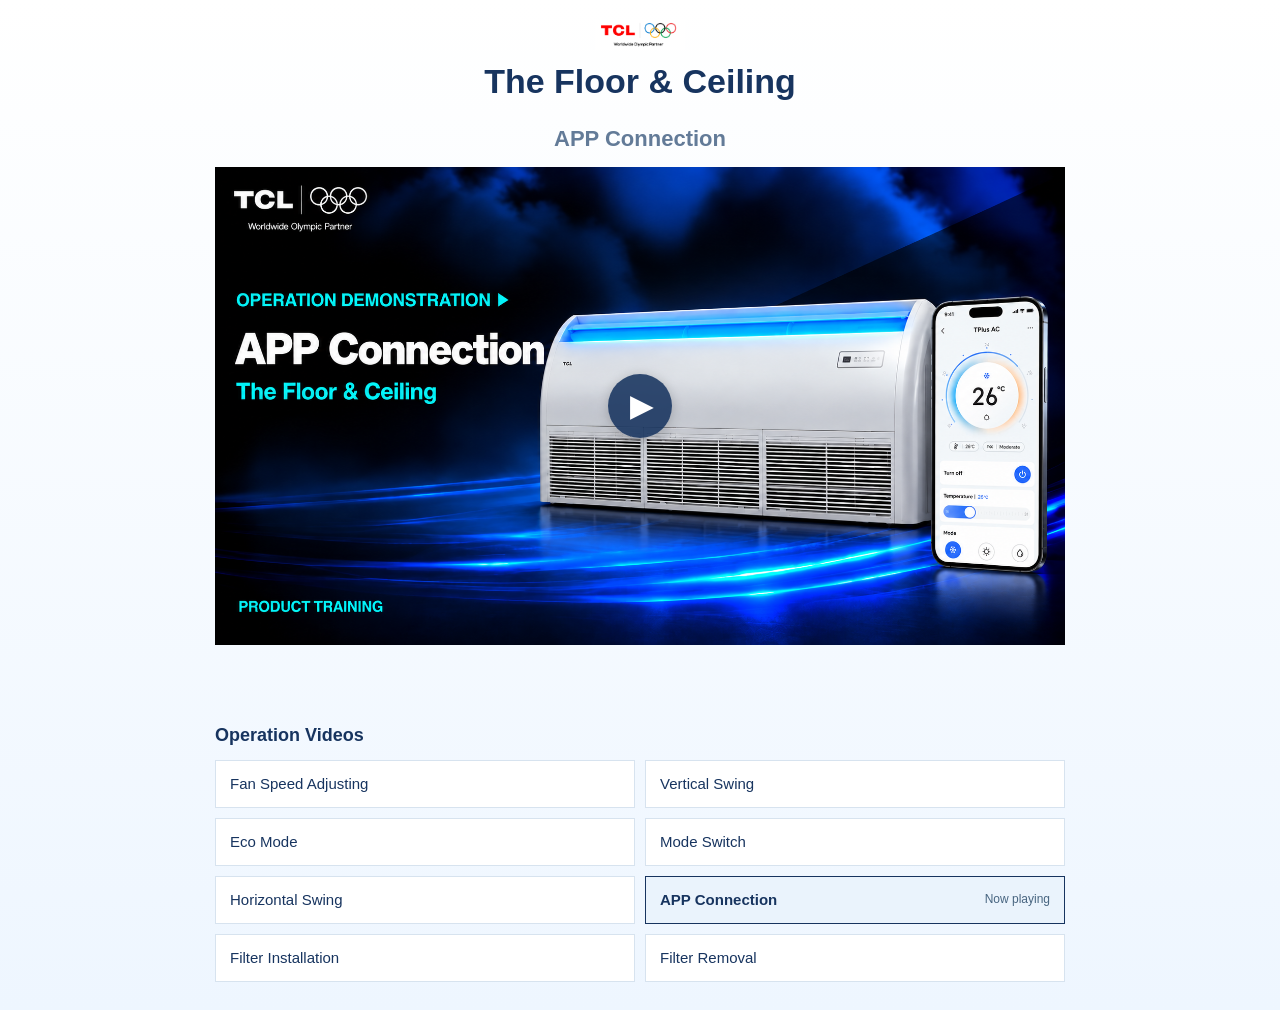
<file: app-connect/index.html>
<!DOCTYPE html>
<html lang="en">
<head>
<meta charset="UTF-8">
<meta name="viewport" content="width=device-width, initial-scale=1.0">

<title>The Floor &amp; Ceiling | APP Connection</title>

<style>
:root {
    --navy: #17345f;
    --blue-gray: #637b98;
}

* {
    margin: 0;
    padding: 0;
    box-sizing: border-box;
}

body {
    min-height: 100vh;
    display: flex;
    justify-content: center;
    align-items: center;
    background: linear-gradient(180deg, #ffffff 0%, #eef6ff 100%);
    font-family: Arial, Helvetica, sans-serif;
}

.container {
    width: 100%;
    max-width: 900px;
    text-align: center;
    padding: 20px;
}

.logo {
    width: 90px;
    margin-bottom: 8px;
}

h1 {
    color: var(--navy);
    font-size: 34px;
    font-weight: 700;
    margin-bottom: 25px;
}

.video-title {
    color: var(--blue-gray);
    font-size: 22px;
    font-weight: 600;
    margin-bottom: 15px;
}

.video-box {
    width: 90vw;
    max-width: 850px;
    aspect-ratio: 16 / 9;
    margin: 0 auto;
    position: relative;
    overflow: hidden;
    background: #081423;
}

video {
    width: 100%;
    height: 100%;
    object-fit: contain;
    display: block;
}

.preview-button {
    position: absolute;
    inset: 0;
    z-index: 3;
    width: 100%;
    height: 100%;
    display: flex;
    align-items: center;
    justify-content: center;
    padding: 0;
    border: 0;
    background: #081423;
    cursor: pointer;
}

.preview-button img {
    position: absolute;
    inset: 0;
    width: 100%;
    height: 100%;
    object-fit: contain;
}

.play-icon {
    position: relative;
    z-index: 1;
    width: 64px;
    height: 64px;
    display: flex;
    align-items: center;
    justify-content: center;
    padding-left: 4px;
    border-radius: 50%;
    background: rgba(23, 52, 95, 0.88);
    color: #fff;
    font-size: 31px;
    box-shadow: 0 2px 12px rgba(0, 0, 0, .2);
}

.preview-button[hidden],
.video-message[hidden] {
    display: none;
}

.video-message {
    position: absolute;
    inset: 0;
    z-index: 4;
    display: flex;
    flex-direction: column;
    align-items: center;
    justify-content: center;
    gap: 10px;
    padding: 18px;
    background: rgba(8, 20, 35, .9);
    color: #fff;
    font-size: 15px;
    text-align: center;
}

.video-message a {
    color: #afd8ff;
}

@media (max-width: 600px) {
    .container {
        padding: 15px;
    }

    .logo {
        width: 75px;
    }

    h1 {
        font-size: 26px;
        margin-bottom: 20px;
    }

    .video-title {
        font-size: 18px;
        margin-bottom: 12px;
    }

    .play-icon {
        width: 56px;
        height: 56px;
        font-size: 28px;
    }
}
</style>
<link rel="stylesheet" href="../assets/training-player.css">
</head>

<body>
<div class="container">

    <img
        class="logo"
        src="../brand-logo.png"
        alt="TCL Logo"
    >

    <h1>The Floor &amp; Ceiling</h1>

    <div class="video-title">APP Connection</div>

    <div class="video-box">

        <video
            id="trainingVideo"
            controls
            preload="auto"
            playsinline
            webkit-playsinline
        >
            <source src="app-connect.mp4" type="video/mp4">
            Your browser does not support HTML video.
        </video>

        <button
            class="preview-button"
            id="previewButton"
            type="button"
            aria-label="Play APP Connection video"
        >
            <img
                src="preview-app-connect.jpg"
                alt="APP Connection video preview"
            >
            <span class="play-icon" aria-hidden="true">&#9654;</span>
        </button>

    </div>

    <div class="player-status-slot">
        <div class="player-status" id="videoMessage" hidden>
            <span id="messageText" role="status" aria-live="polite" aria-atomic="true"></span>
            <button id="retryButton" type="button" hidden>Reload video</button>
            <a id="directVideoLink" href="app-connect.mp4" target="_blank" rel="noopener" hidden>Open MP4 directly</a>
        </div>
    </div>

    <nav class="video-directory" aria-label="Product video directory">
        <h2>Operation Videos</h2>
        <ul>
            <li><a href="../fan-speed/"><span>Fan Speed Adjusting</span></a></li>
            <li><a href="../vertical-swing/"><span>Vertical Swing</span></a></li>
            <li><a href="../eco-mode/"><span>Eco Mode</span></a></li>
            <li><a href="../mode-switch/"><span>Mode Switch</span></a></li>
            <li><a href="../horizontal-swing/"><span>Horizontal Swing</span></a></li>
            <li><a href="../app-connect/" aria-current="page"><span>APP Connection</span><span class="current-video-label">Now playing</span></a></li>
            <li><a href="../filter-installation/"><span>Filter Installation</span></a></li>
            <li><a href="../filter-removal/"><span>Filter Removal</span></a></li>
        </ul>
    </nav>

</div>



<script src="../assets/training-player.js" defer></script>
</body>
</html>
</file>
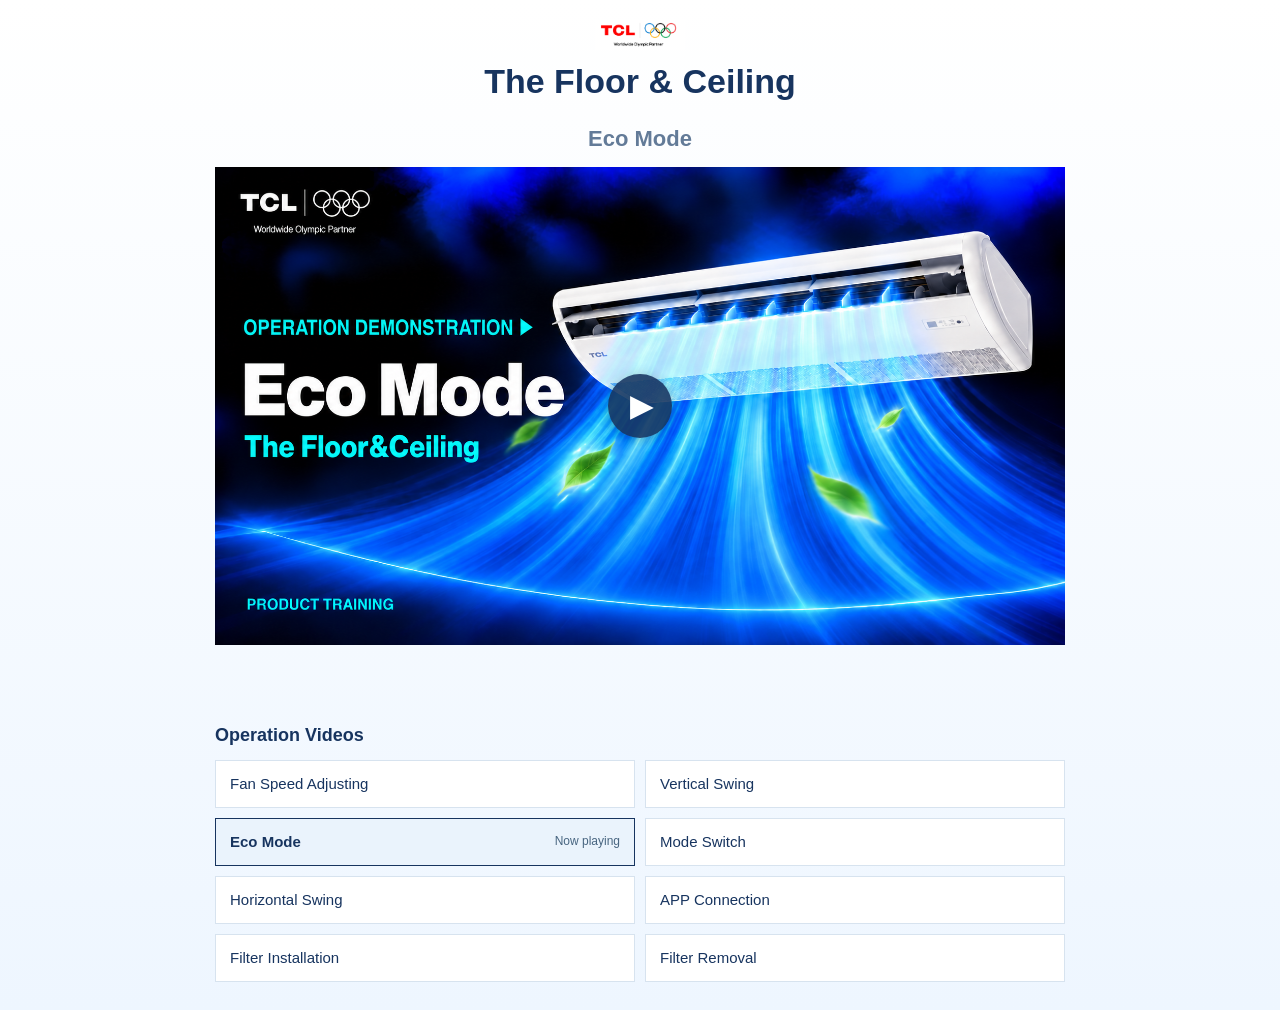
<file: eco-mode/index.html>
<!DOCTYPE html>
<html lang="en">
<head>
<meta charset="UTF-8">
<meta name="viewport" content="width=device-width, initial-scale=1.0">

<title>The Floor &amp; Ceiling | Eco Mode</title>

<style>
:root {
    --navy: #17345f;
    --blue-gray: #637b98;
}

* {
    margin: 0;
    padding: 0;
    box-sizing: border-box;
}

body {
    min-height: 100vh;
    display: flex;
    justify-content: center;
    align-items: center;
    background: linear-gradient(180deg, #ffffff 0%, #eef6ff 100%);
    font-family: Arial, Helvetica, sans-serif;
}

.container {
    width: 100%;
    max-width: 900px;
    text-align: center;
    padding: 20px;
}

.logo {
    width: 90px;
    margin-bottom: 8px;
}

h1 {
    color: var(--navy);
    font-size: 34px;
    font-weight: 700;
    margin-bottom: 25px;
}

.video-title {
    color: var(--blue-gray);
    font-size: 22px;
    font-weight: 600;
    margin-bottom: 15px;
}

.video-box {
    width: 90vw;
    max-width: 850px;
    aspect-ratio: 16 / 9;
    margin: 0 auto;
    position: relative;
    overflow: hidden;
    background: #081423;
}

video {
    width: 100%;
    height: 100%;
    object-fit: contain;
    display: block;
}

.preview-button {
    position: absolute;
    inset: 0;
    z-index: 3;
    width: 100%;
    height: 100%;
    display: flex;
    align-items: center;
    justify-content: center;
    padding: 0;
    border: 0;
    background: #081423;
    cursor: pointer;
}

.preview-button img {
    position: absolute;
    inset: 0;
    width: 100%;
    height: 100%;
    object-fit: contain;
}

.play-icon {
    position: relative;
    z-index: 1;
    width: 64px;
    height: 64px;
    display: flex;
    align-items: center;
    justify-content: center;
    padding-left: 4px;
    border-radius: 50%;
    background: rgba(23, 52, 95, 0.88);
    color: #fff;
    font-size: 31px;
    box-shadow: 0 2px 12px rgba(0, 0, 0, .2);
}

.preview-button[hidden],
.video-message[hidden] {
    display: none;
}

.video-message {
    position: absolute;
    inset: 0;
    z-index: 4;
    display: flex;
    flex-direction: column;
    align-items: center;
    justify-content: center;
    gap: 10px;
    padding: 18px;
    background: rgba(8, 20, 35, .9);
    color: #fff;
    font-size: 15px;
    text-align: center;
}

.video-message a {
    color: #afd8ff;
}

@media (max-width: 600px) {
    .container {
        padding: 15px;
    }

    .logo {
        width: 75px;
    }

    h1 {
        font-size: 26px;
        margin-bottom: 20px;
    }

    .video-title {
        font-size: 18px;
        margin-bottom: 12px;
    }

    .play-icon {
        width: 56px;
        height: 56px;
        font-size: 28px;
    }
}
</style>
<link rel="stylesheet" href="../assets/training-player.css">
</head>

<body>
<div class="container">

    <img
        class="logo"
        src="../brand-logo.png"
        alt="TCL Logo"
    >

    <h1>The Floor &amp; Ceiling</h1>

    <div class="video-title">Eco Mode</div>

    <div class="video-box">

        <video
            id="trainingVideo"
            controls
            preload="auto"
            playsinline
            webkit-playsinline
        >
            <source src="ecomode.mp4" type="video/mp4">
            Your browser does not support HTML video.
        </video>

        <button
            class="preview-button"
            id="previewButton"
            type="button"
            aria-label="Play Eco Mode video"
        >
            <img
                src="preview-eco-mode.jpg"
                alt="Eco Mode video preview"
            >
            <span class="play-icon" aria-hidden="true">&#9654;</span>
        </button>

    </div>

    <div class="player-status-slot">
        <div class="player-status" id="videoMessage" hidden>
            <span id="messageText" role="status" aria-live="polite" aria-atomic="true"></span>
            <button id="retryButton" type="button" hidden>Reload video</button>
            <a id="directVideoLink" href="ecomode.mp4" target="_blank" rel="noopener" hidden>Open MP4 directly</a>
        </div>
    </div>

    <nav class="video-directory" aria-label="Product video directory">
        <h2>Operation Videos</h2>
        <ul>
            <li><a href="../fan-speed/"><span>Fan Speed Adjusting</span></a></li>
            <li><a href="../vertical-swing/"><span>Vertical Swing</span></a></li>
            <li><a href="../eco-mode/" aria-current="page"><span>Eco Mode</span><span class="current-video-label">Now playing</span></a></li>
            <li><a href="../mode-switch/"><span>Mode Switch</span></a></li>
            <li><a href="../horizontal-swing/"><span>Horizontal Swing</span></a></li>
            <li><a href="../app-connect/"><span>APP Connection</span></a></li>
            <li><a href="../filter-installation/"><span>Filter Installation</span></a></li>
            <li><a href="../filter-removal/"><span>Filter Removal</span></a></li>
        </ul>
    </nav>

</div>



<script src="../assets/training-player.js" defer></script>
</body>
</html>
</file>
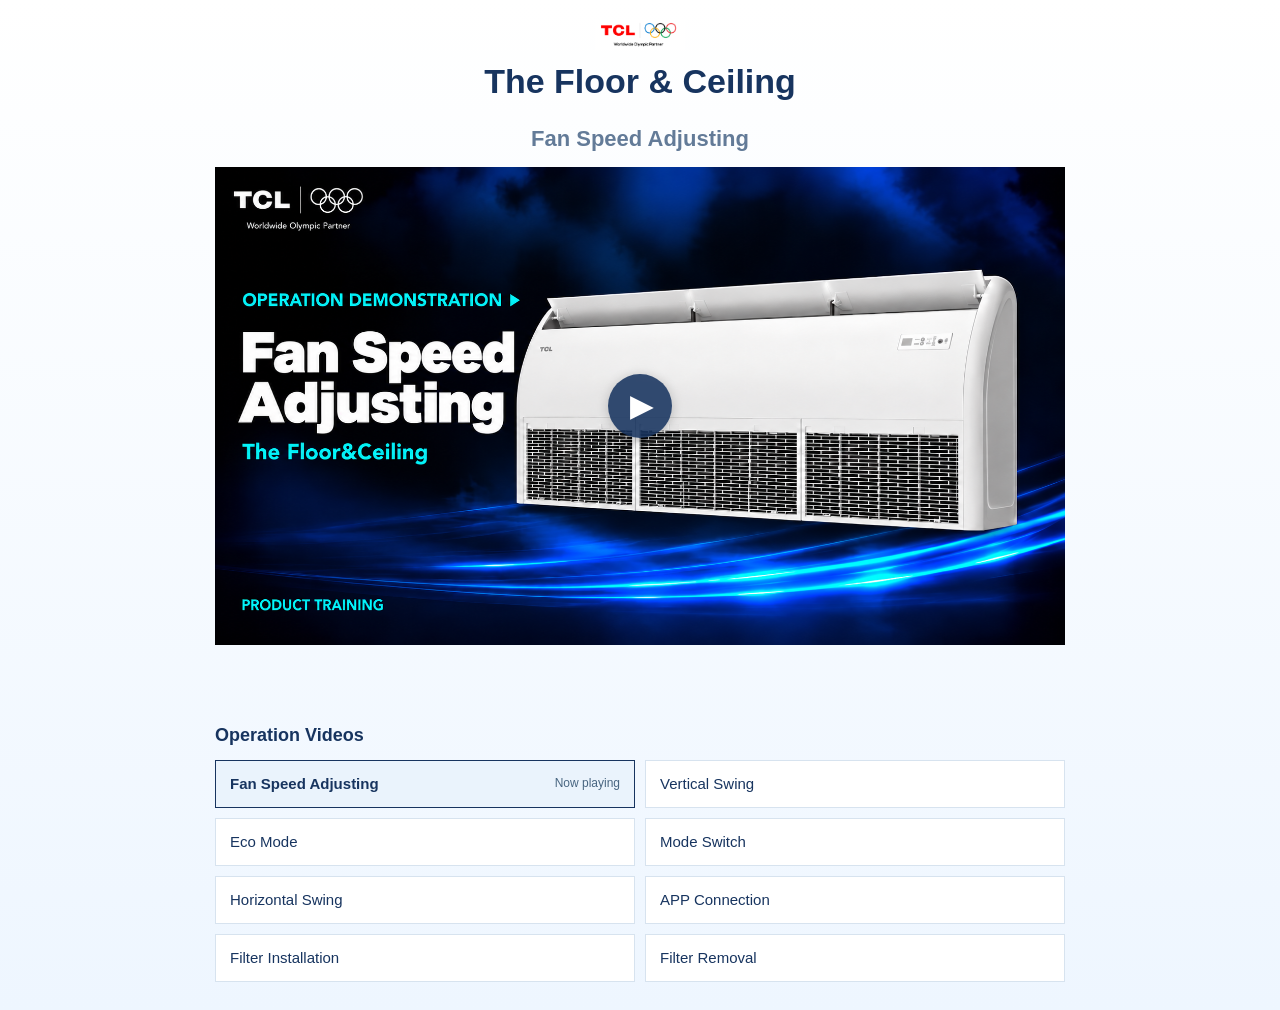
<file: fan-speed/index.html>
<!DOCTYPE html>
<html lang="en">
<head>
<meta charset="UTF-8">
<meta name="viewport" content="width=device-width, initial-scale=1.0">

<title>The Floor &amp; Ceiling | Fan Speed Adjusting</title>

<style>
:root {
    --navy: #17345f;
    --blue-gray: #637b98;
}

* {
    margin: 0;
    padding: 0;
    box-sizing: border-box;
}

body {
    min-height: 100vh;
    display: flex;
    justify-content: center;
    align-items: center;
    background: linear-gradient(180deg, #ffffff 0%, #eef6ff 100%);
    font-family: Arial, Helvetica, sans-serif;
}

.container {
    width: 100%;
    max-width: 900px;
    text-align: center;
    padding: 20px;
}

.logo {
    width: 90px;
    margin-bottom: 8px;
}

h1 {
    color: var(--navy);
    font-size: 34px;
    font-weight: 700;
    margin-bottom: 25px;
}

.video-title {
    color: var(--blue-gray);
    font-size: 22px;
    font-weight: 600;
    margin-bottom: 15px;
}

.video-box {
    width: 90vw;
    max-width: 850px;
    aspect-ratio: 16 / 9;
    margin: 0 auto;
    position: relative;
    overflow: hidden;
    background: #081423;
}

video {
    width: 100%;
    height: 100%;
    object-fit: contain;
    display: block;
}

.preview-button {
    position: absolute;
    inset: 0;
    z-index: 3;
    width: 100%;
    height: 100%;
    display: flex;
    align-items: center;
    justify-content: center;
    padding: 0;
    border: 0;
    background: #081423;
    cursor: pointer;
}

.preview-button img {
    position: absolute;
    inset: 0;
    width: 100%;
    height: 100%;
    object-fit: contain;
}

.play-icon {
    position: relative;
    z-index: 1;
    width: 64px;
    height: 64px;
    display: flex;
    align-items: center;
    justify-content: center;
    padding-left: 4px;
    border-radius: 50%;
    background: rgba(23, 52, 95, 0.88);
    color: #fff;
    font-size: 31px;
    box-shadow: 0 2px 12px rgba(0, 0, 0, .2);
}

.preview-button[hidden],
.video-message[hidden] {
    display: none;
}

.video-message {
    position: absolute;
    inset: 0;
    z-index: 4;
    display: flex;
    flex-direction: column;
    align-items: center;
    justify-content: center;
    gap: 10px;
    padding: 18px;
    background: rgba(8, 20, 35, .9);
    color: #fff;
    font-size: 15px;
    text-align: center;
}

.video-message a {
    color: #afd8ff;
}

@media (max-width: 600px) {
    .container {
        padding: 15px;
    }

    .logo {
        width: 75px;
    }

    h1 {
        font-size: 26px;
        margin-bottom: 20px;
    }

    .video-title {
        font-size: 18px;
        margin-bottom: 12px;
    }

    .play-icon {
        width: 56px;
        height: 56px;
        font-size: 28px;
    }
}
</style>
<link rel="stylesheet" href="../assets/training-player.css">
</head>

<body>
<div class="container">

    <img
        class="logo"
        src="../brand-logo.png"
        alt="TCL Logo"
    >

    <h1>The Floor &amp; Ceiling</h1>

    <div class="video-title">Fan Speed Adjusting</div>

    <div class="video-box">

        <video
            id="trainingVideo"
            controls
            preload="auto"
            playsinline
            webkit-playsinline
        >
            <source src="fanspeed.mp4" type="video/mp4">
            Your browser does not support HTML video.
        </video>

        <button
            class="preview-button"
            id="previewButton"
            type="button"
            aria-label="Play Fan Speed Adjusting video"
        >
            <img
                src="preview-fan-speed.jpg"
                alt="Fan Speed Adjusting video preview"
            >
            <span class="play-icon" aria-hidden="true">&#9654;</span>
        </button>

    </div>

    <div class="player-status-slot">
        <div class="player-status" id="videoMessage" hidden>
            <span id="messageText" role="status" aria-live="polite" aria-atomic="true"></span>
            <button id="retryButton" type="button" hidden>Reload video</button>
            <a id="directVideoLink" href="fanspeed.mp4" target="_blank" rel="noopener" hidden>Open MP4 directly</a>
        </div>
    </div>

    <nav class="video-directory" aria-label="Product video directory">
        <h2>Operation Videos</h2>
        <ul>
            <li><a href="../fan-speed/" aria-current="page"><span>Fan Speed Adjusting</span><span class="current-video-label">Now playing</span></a></li>
            <li><a href="../vertical-swing/"><span>Vertical Swing</span></a></li>
            <li><a href="../eco-mode/"><span>Eco Mode</span></a></li>
            <li><a href="../mode-switch/"><span>Mode Switch</span></a></li>
            <li><a href="../horizontal-swing/"><span>Horizontal Swing</span></a></li>
            <li><a href="../app-connect/"><span>APP Connection</span></a></li>
            <li><a href="../filter-installation/"><span>Filter Installation</span></a></li>
            <li><a href="../filter-removal/"><span>Filter Removal</span></a></li>
        </ul>
    </nav>

</div>



<script src="../assets/training-player.js" defer></script>
</body>
</html>
</file>
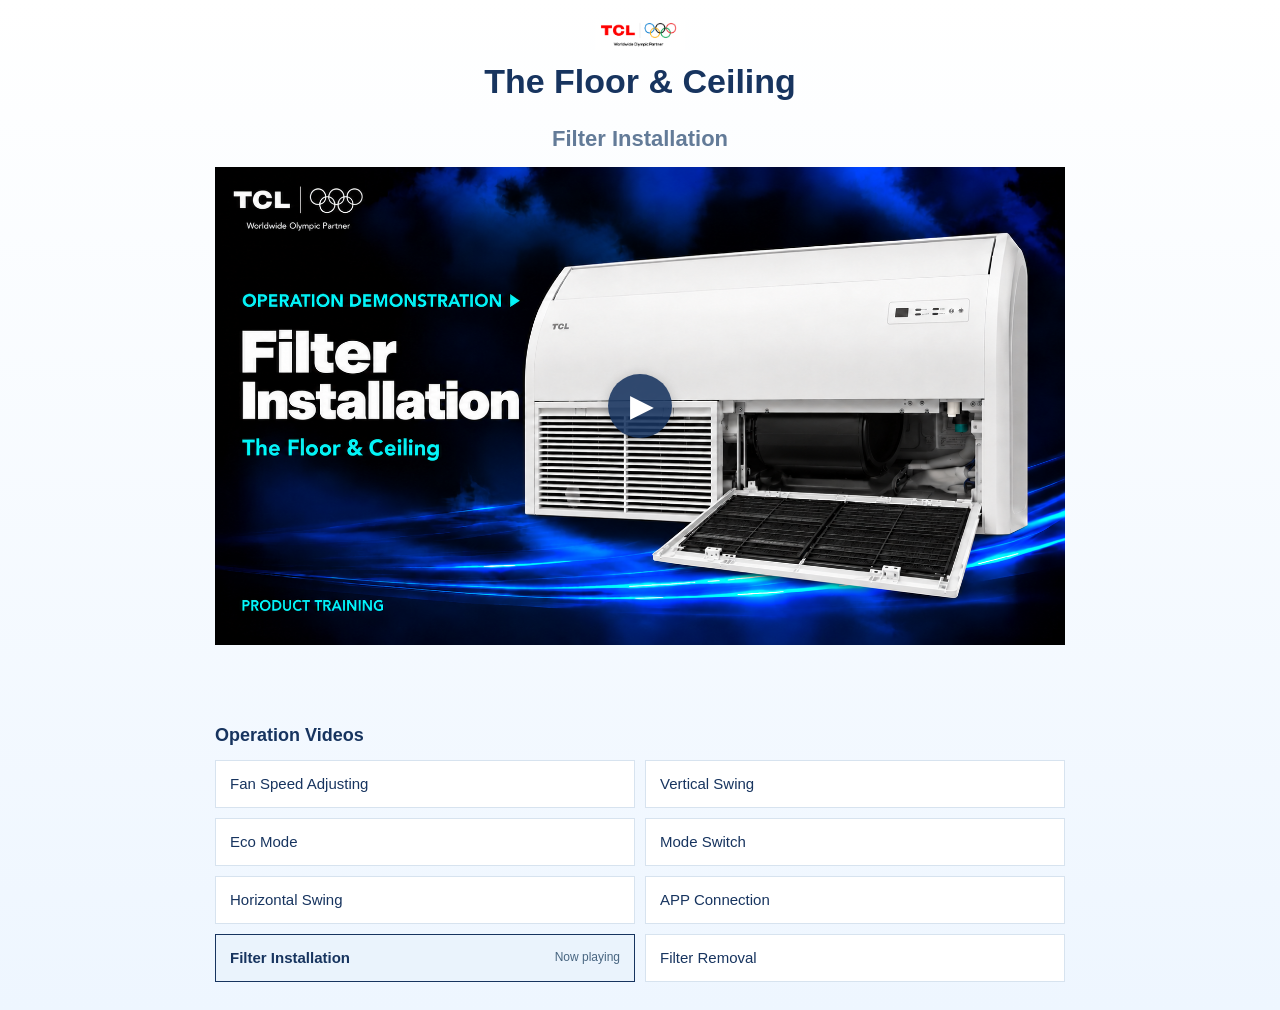
<file: filter-installation/index.html>
<!DOCTYPE html>
<html lang="en">
<head>
<meta charset="UTF-8">
<meta name="viewport" content="width=device-width, initial-scale=1.0">

<title>The Floor &amp; Ceiling | Filter Installation</title>

<style>
:root {
    --navy: #17345f;
    --blue-gray: #637b98;
}

* {
    margin: 0;
    padding: 0;
    box-sizing: border-box;
}

body {
    min-height: 100vh;
    display: flex;
    justify-content: center;
    align-items: center;
    background: linear-gradient(180deg, #ffffff 0%, #eef6ff 100%);
    font-family: Arial, Helvetica, sans-serif;
}

.container {
    width: 100%;
    max-width: 900px;
    text-align: center;
    padding: 20px;
}

.logo {
    width: 90px;
    margin-bottom: 8px;
}

h1 {
    color: var(--navy);
    font-size: 34px;
    font-weight: 700;
    margin-bottom: 25px;
}

.video-title {
    color: var(--blue-gray);
    font-size: 22px;
    font-weight: 600;
    margin-bottom: 15px;
}

.video-box {
    width: 90vw;
    max-width: 850px;
    aspect-ratio: 16 / 9;
    margin: 0 auto;
    position: relative;
    overflow: hidden;
    background: #081423;
}

video {
    width: 100%;
    height: 100%;
    object-fit: contain;
    display: block;
}

.preview-button {
    position: absolute;
    inset: 0;
    z-index: 3;
    width: 100%;
    height: 100%;
    display: flex;
    align-items: center;
    justify-content: center;
    padding: 0;
    border: 0;
    background: #081423;
    cursor: pointer;
}

.preview-button img {
    position: absolute;
    inset: 0;
    width: 100%;
    height: 100%;
    object-fit: contain;
}

.play-icon {
    position: relative;
    z-index: 1;
    width: 64px;
    height: 64px;
    display: flex;
    align-items: center;
    justify-content: center;
    padding-left: 4px;
    border-radius: 50%;
    background: rgba(23, 52, 95, 0.88);
    color: #fff;
    font-size: 31px;
    box-shadow: 0 2px 12px rgba(0, 0, 0, .2);
}

.preview-button[hidden],
.video-message[hidden] {
    display: none;
}

.video-message {
    position: absolute;
    inset: 0;
    z-index: 4;
    display: flex;
    flex-direction: column;
    align-items: center;
    justify-content: center;
    gap: 10px;
    padding: 18px;
    background: rgba(8, 20, 35, .9);
    color: #fff;
    font-size: 15px;
    text-align: center;
}

.video-message a {
    color: #afd8ff;
}

@media (max-width: 600px) {
    .container {
        padding: 15px;
    }

    .logo {
        width: 75px;
    }

    h1 {
        font-size: 26px;
        margin-bottom: 20px;
    }

    .video-title {
        font-size: 18px;
        margin-bottom: 12px;
    }

    .play-icon {
        width: 56px;
        height: 56px;
        font-size: 28px;
    }
}
</style>
<link rel="stylesheet" href="../assets/training-player.css">
</head>

<body>
<div class="container">

    <img
        class="logo"
        src="../brand-logo.png"
        alt="TCL Logo"
    >

    <h1>The Floor &amp; Ceiling</h1>

    <div class="video-title">Filter Installation</div>

    <div class="video-box">

        <video
            id="trainingVideo"
            controls
            preload="auto"
            playsinline
            webkit-playsinline
        >
            <source src="filter-installation.mp4" type="video/mp4">
            Your browser does not support HTML video.
        </video>

        <button
            class="preview-button"
            id="previewButton"
            type="button"
            aria-label="Play Filter Installation video"
        >
            <img
                src="preview-filter-installation.jpg"
                alt="Filter Installation video preview"
            >
            <span class="play-icon" aria-hidden="true">&#9654;</span>
        </button>

    </div>

    <div class="player-status-slot">
        <div class="player-status" id="videoMessage" hidden>
            <span id="messageText" role="status" aria-live="polite" aria-atomic="true"></span>
            <button id="retryButton" type="button" hidden>Reload video</button>
            <a id="directVideoLink" href="filter-installation.mp4" target="_blank" rel="noopener" hidden>Open MP4 directly</a>
        </div>
    </div>

    <nav class="video-directory" aria-label="Product video directory">
        <h2>Operation Videos</h2>
        <ul>
            <li><a href="../fan-speed/"><span>Fan Speed Adjusting</span></a></li>
            <li><a href="../vertical-swing/"><span>Vertical Swing</span></a></li>
            <li><a href="../eco-mode/"><span>Eco Mode</span></a></li>
            <li><a href="../mode-switch/"><span>Mode Switch</span></a></li>
            <li><a href="../horizontal-swing/"><span>Horizontal Swing</span></a></li>
            <li><a href="../app-connect/"><span>APP Connection</span></a></li>
            <li><a href="../filter-installation/" aria-current="page"><span>Filter Installation</span><span class="current-video-label">Now playing</span></a></li>
            <li><a href="../filter-removal/"><span>Filter Removal</span></a></li>
        </ul>
    </nav>

</div>



<script src="../assets/training-player.js" defer></script>
</body>
</html>
</file>
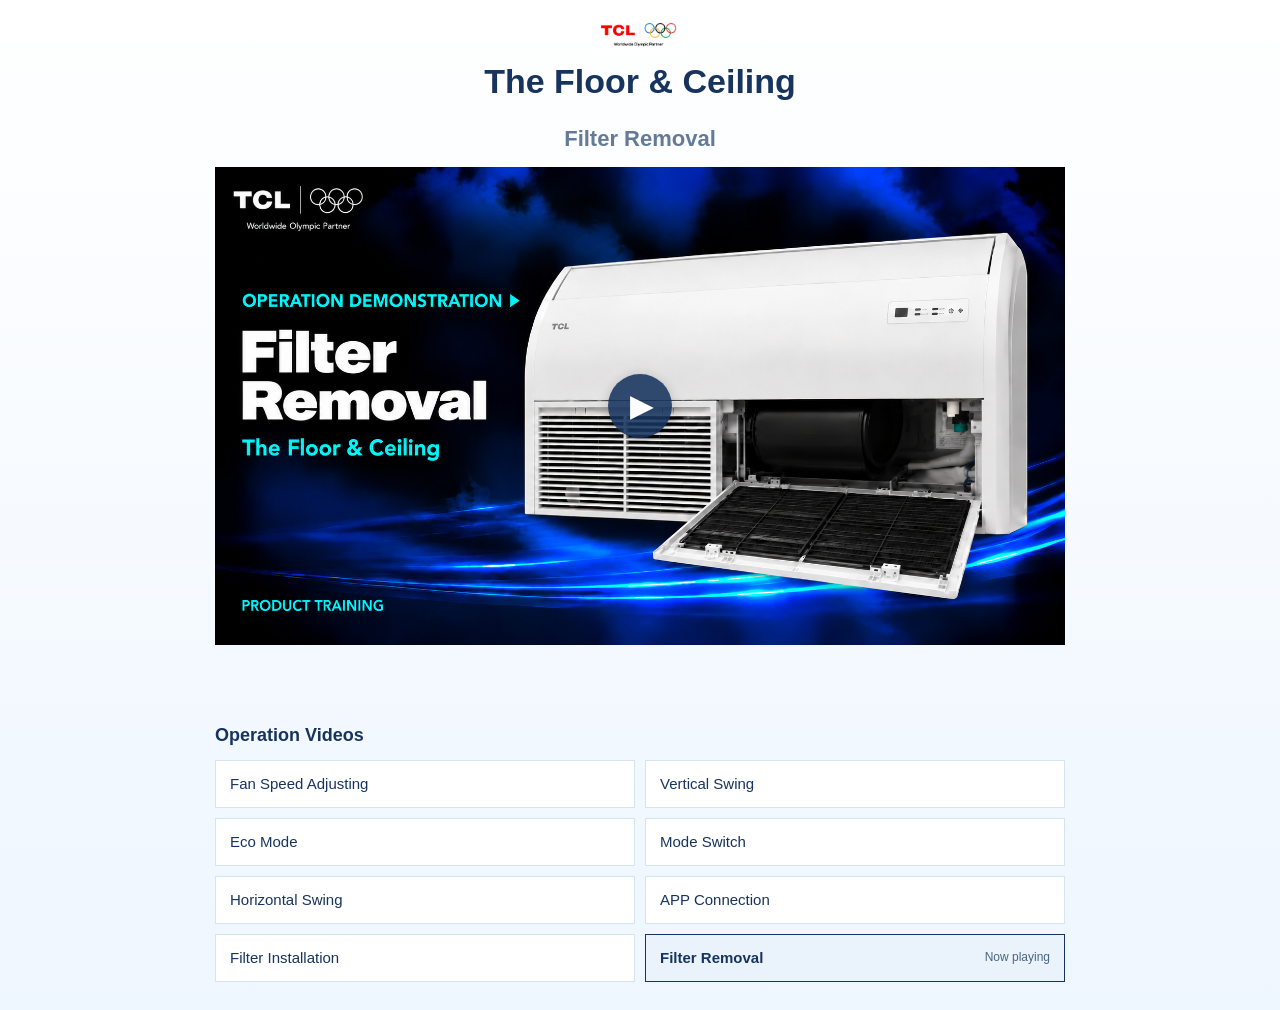
<file: filter-removal/index.html>
<!DOCTYPE html>
<html lang="en">
<head>
<meta charset="UTF-8">
<meta name="viewport" content="width=device-width, initial-scale=1.0">

<title>The Floor &amp; Ceiling | Filter Removal</title>

<style>
:root {
    --navy: #17345f;
    --blue-gray: #637b98;
}

* {
    margin: 0;
    padding: 0;
    box-sizing: border-box;
}

body {
    min-height: 100vh;
    display: flex;
    justify-content: center;
    align-items: center;
    background: linear-gradient(180deg, #ffffff 0%, #eef6ff 100%);
    font-family: Arial, Helvetica, sans-serif;
}

.container {
    width: 100%;
    max-width: 900px;
    text-align: center;
    padding: 20px;
}

.logo {
    width: 90px;
    margin-bottom: 8px;
}

h1 {
    color: var(--navy);
    font-size: 34px;
    font-weight: 700;
    margin-bottom: 25px;
}

.video-title {
    color: var(--blue-gray);
    font-size: 22px;
    font-weight: 600;
    margin-bottom: 15px;
}

.video-box {
    width: 90vw;
    max-width: 850px;
    aspect-ratio: 16 / 9;
    margin: 0 auto;
    position: relative;
    overflow: hidden;
    background: #081423;
}

video {
    width: 100%;
    height: 100%;
    object-fit: contain;
    display: block;
}

.preview-button {
    position: absolute;
    inset: 0;
    z-index: 3;
    width: 100%;
    height: 100%;
    display: flex;
    align-items: center;
    justify-content: center;
    padding: 0;
    border: 0;
    background: #081423;
    cursor: pointer;
}

.preview-button img {
    position: absolute;
    inset: 0;
    width: 100%;
    height: 100%;
    object-fit: contain;
}

.play-icon {
    position: relative;
    z-index: 1;
    width: 64px;
    height: 64px;
    display: flex;
    align-items: center;
    justify-content: center;
    padding-left: 4px;
    border-radius: 50%;
    background: rgba(23, 52, 95, 0.88);
    color: #fff;
    font-size: 31px;
    box-shadow: 0 2px 12px rgba(0, 0, 0, .2);
}

.preview-button[hidden],
.video-message[hidden] {
    display: none;
}

.video-message {
    position: absolute;
    inset: 0;
    z-index: 4;
    display: flex;
    flex-direction: column;
    align-items: center;
    justify-content: center;
    gap: 10px;
    padding: 18px;
    background: rgba(8, 20, 35, .9);
    color: #fff;
    font-size: 15px;
    text-align: center;
}

.video-message a {
    color: #afd8ff;
}

@media (max-width: 600px) {
    .container {
        padding: 15px;
    }

    .logo {
        width: 75px;
    }

    h1 {
        font-size: 26px;
        margin-bottom: 20px;
    }

    .video-title {
        font-size: 18px;
        margin-bottom: 12px;
    }

    .play-icon {
        width: 56px;
        height: 56px;
        font-size: 28px;
    }
}
</style>
<link rel="stylesheet" href="../assets/training-player.css">
</head>

<body>
<div class="container">

    <img
        class="logo"
        src="../brand-logo.png"
        alt="TCL Logo"
    >

    <h1>The Floor &amp; Ceiling</h1>

    <div class="video-title">Filter Removal</div>

    <div class="video-box">

        <video
            id="trainingVideo"
            controls
            preload="auto"
            playsinline
            webkit-playsinline
        >
            <source src="filter-removal.mp4" type="video/mp4">
            Your browser does not support HTML video.
        </video>

        <button
            class="preview-button"
            id="previewButton"
            type="button"
            aria-label="Play Filter Removal video"
        >
            <img
                src="preview-filter-removal.jpg"
                alt="Filter Removal video preview"
            >
            <span class="play-icon" aria-hidden="true">&#9654;</span>
        </button>

    </div>

    <div class="player-status-slot">
        <div class="player-status" id="videoMessage" hidden>
            <span id="messageText" role="status" aria-live="polite" aria-atomic="true"></span>
            <button id="retryButton" type="button" hidden>Reload video</button>
            <a id="directVideoLink" href="filter-removal.mp4" target="_blank" rel="noopener" hidden>Open MP4 directly</a>
        </div>
    </div>

    <nav class="video-directory" aria-label="Product video directory">
        <h2>Operation Videos</h2>
        <ul>
            <li><a href="../fan-speed/"><span>Fan Speed Adjusting</span></a></li>
            <li><a href="../vertical-swing/"><span>Vertical Swing</span></a></li>
            <li><a href="../eco-mode/"><span>Eco Mode</span></a></li>
            <li><a href="../mode-switch/"><span>Mode Switch</span></a></li>
            <li><a href="../horizontal-swing/"><span>Horizontal Swing</span></a></li>
            <li><a href="../app-connect/"><span>APP Connection</span></a></li>
            <li><a href="../filter-installation/"><span>Filter Installation</span></a></li>
            <li><a href="../filter-removal/" aria-current="page"><span>Filter Removal</span><span class="current-video-label">Now playing</span></a></li>
        </ul>
    </nav>

</div>



<script src="../assets/training-player.js" defer></script>
</body>
</html>
</file>
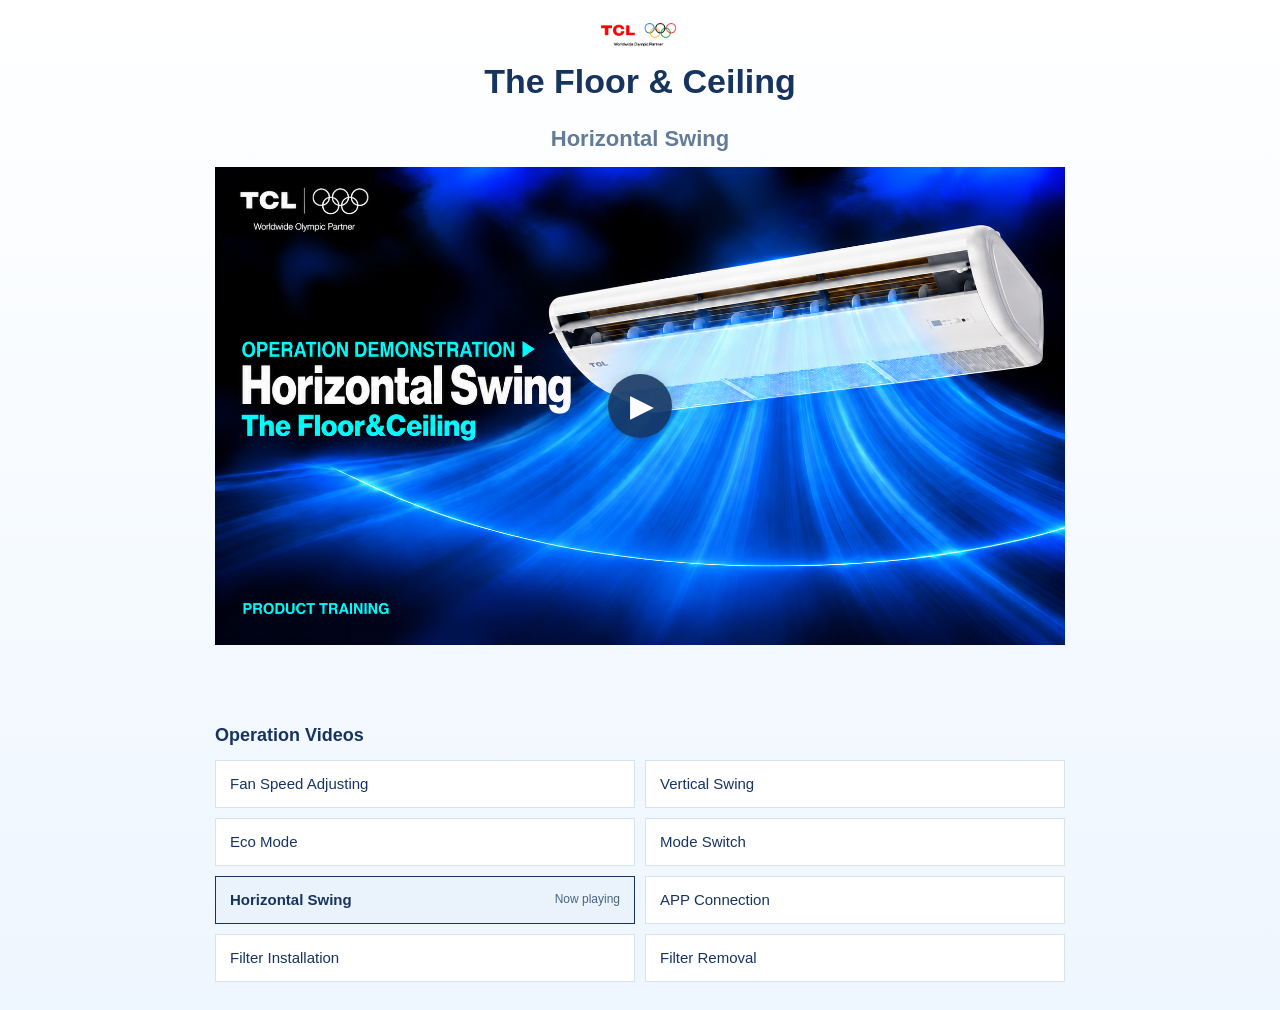
<file: horizontal-swing/index.html>
<!DOCTYPE html>
<html lang="en">
<head>
<meta charset="UTF-8">
<meta name="viewport" content="width=device-width, initial-scale=1.0">

<title>The Floor &amp; Ceiling | Horizontal Swing</title>

<style>
:root {
    --navy: #17345f;
    --blue-gray: #637b98;
}

* {
    margin: 0;
    padding: 0;
    box-sizing: border-box;
}

body {
    min-height: 100vh;
    display: flex;
    justify-content: center;
    align-items: center;
    background: linear-gradient(180deg, #ffffff 0%, #eef6ff 100%);
    font-family: Arial, Helvetica, sans-serif;
}

.container {
    width: 100%;
    max-width: 900px;
    text-align: center;
    padding: 20px;
}

.logo {
    width: 90px;
    margin-bottom: 8px;
}

h1 {
    color: var(--navy);
    font-size: 34px;
    font-weight: 700;
    margin-bottom: 25px;
}

.video-title {
    color: var(--blue-gray);
    font-size: 22px;
    font-weight: 600;
    margin-bottom: 15px;
}

.video-box {
    width: 90vw;
    max-width: 850px;
    aspect-ratio: 16 / 9;
    margin: 0 auto;
    position: relative;
    overflow: hidden;
    background: #081423;
}

video {
    width: 100%;
    height: 100%;
    object-fit: contain;
    display: block;
}

.preview-button {
    position: absolute;
    inset: 0;
    z-index: 3;
    width: 100%;
    height: 100%;
    display: flex;
    align-items: center;
    justify-content: center;
    padding: 0;
    border: 0;
    background: #081423;
    cursor: pointer;
}

.preview-button img {
    position: absolute;
    inset: 0;
    width: 100%;
    height: 100%;
    object-fit: contain;
}

.play-icon {
    position: relative;
    z-index: 1;
    width: 64px;
    height: 64px;
    display: flex;
    align-items: center;
    justify-content: center;
    padding-left: 4px;
    border-radius: 50%;
    background: rgba(23, 52, 95, 0.88);
    color: #fff;
    font-size: 31px;
    box-shadow: 0 2px 12px rgba(0, 0, 0, .2);
}

.preview-button[hidden],
.video-message[hidden] {
    display: none;
}

.video-message {
    position: absolute;
    inset: 0;
    z-index: 4;
    display: flex;
    flex-direction: column;
    align-items: center;
    justify-content: center;
    gap: 10px;
    padding: 18px;
    background: rgba(8, 20, 35, .9);
    color: #fff;
    font-size: 15px;
    text-align: center;
}

.video-message a {
    color: #afd8ff;
}

@media (max-width: 600px) {
    .container {
        padding: 15px;
    }

    .logo {
        width: 75px;
    }

    h1 {
        font-size: 26px;
        margin-bottom: 20px;
    }

    .video-title {
        font-size: 18px;
        margin-bottom: 12px;
    }

    .play-icon {
        width: 56px;
        height: 56px;
        font-size: 28px;
    }
}
</style>
<link rel="stylesheet" href="../assets/training-player.css">
</head>

<body>
<div class="container">

    <img
        class="logo"
        src="../brand-logo.png"
        alt="TCL Logo"
    >

    <h1>The Floor &amp; Ceiling</h1>

    <div class="video-title">Horizontal Swing</div>

    <div class="video-box">

        <video
            id="trainingVideo"
            controls
            preload="auto"
            playsinline
            webkit-playsinline
        >
            <source src="horizontalswing.mp4" type="video/mp4">
            Your browser does not support HTML video.
        </video>

        <button
            class="preview-button"
            id="previewButton"
            type="button"
            aria-label="Play Horizontal Swing video"
        >
            <img
                src="preview-horizontal-swing.jpg"
                alt="Horizontal Swing video preview"
            >
            <span class="play-icon" aria-hidden="true">&#9654;</span>
        </button>

    </div>

    <div class="player-status-slot">
        <div class="player-status" id="videoMessage" hidden>
            <span id="messageText" role="status" aria-live="polite" aria-atomic="true"></span>
            <button id="retryButton" type="button" hidden>Reload video</button>
            <a id="directVideoLink" href="horizontalswing.mp4" target="_blank" rel="noopener" hidden>Open MP4 directly</a>
        </div>
    </div>

    <nav class="video-directory" aria-label="Product video directory">
        <h2>Operation Videos</h2>
        <ul>
            <li><a href="../fan-speed/"><span>Fan Speed Adjusting</span></a></li>
            <li><a href="../vertical-swing/"><span>Vertical Swing</span></a></li>
            <li><a href="../eco-mode/"><span>Eco Mode</span></a></li>
            <li><a href="../mode-switch/"><span>Mode Switch</span></a></li>
            <li><a href="../horizontal-swing/" aria-current="page"><span>Horizontal Swing</span><span class="current-video-label">Now playing</span></a></li>
            <li><a href="../app-connect/"><span>APP Connection</span></a></li>
            <li><a href="../filter-installation/"><span>Filter Installation</span></a></li>
            <li><a href="../filter-removal/"><span>Filter Removal</span></a></li>
        </ul>
    </nav>

</div>



<script src="../assets/training-player.js" defer></script>
</body>
</html>
</file>
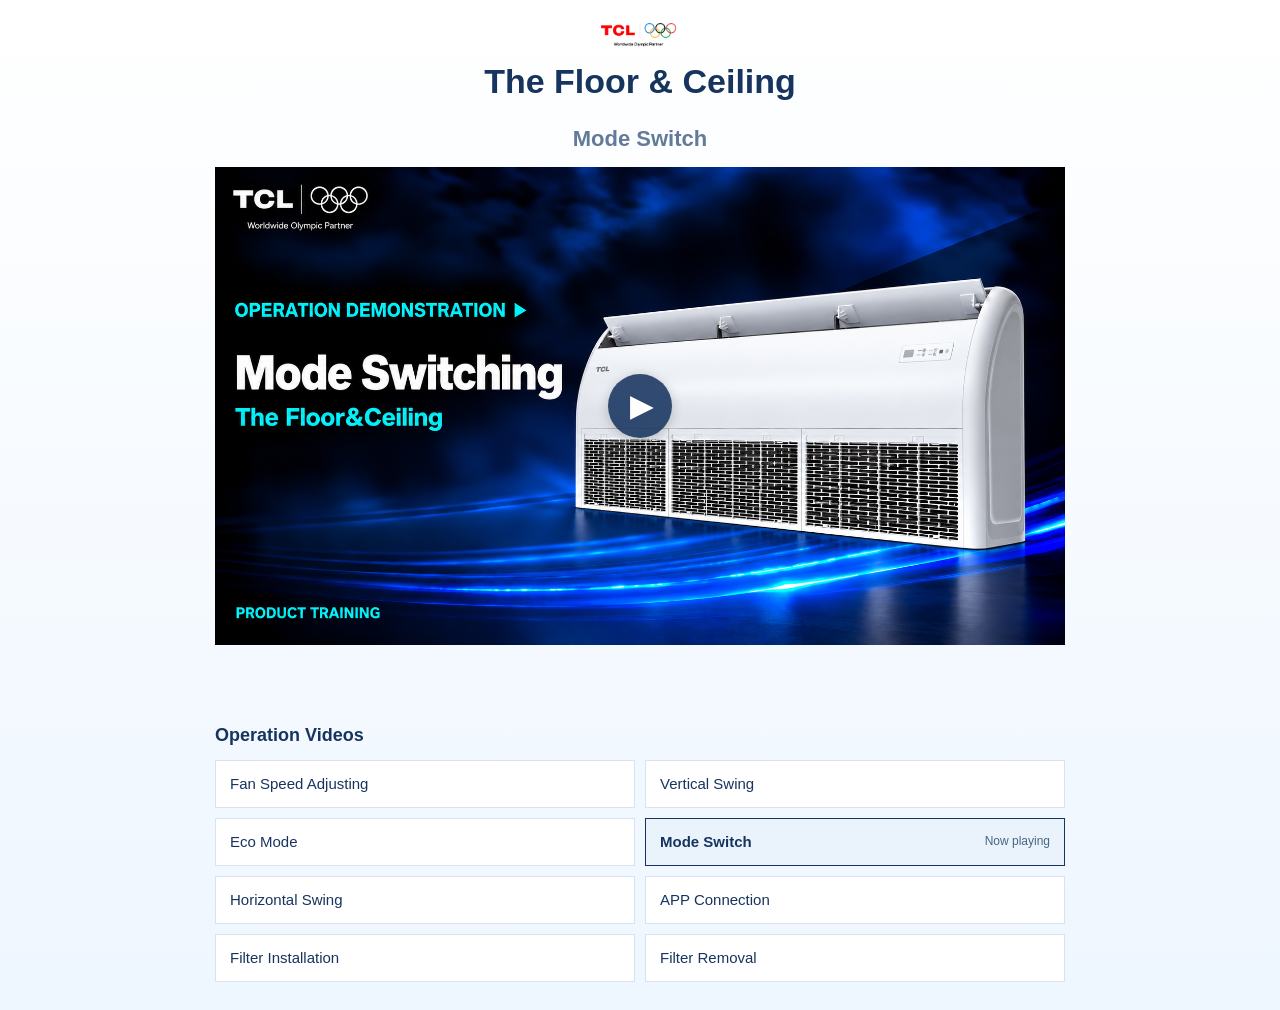
<file: mode-switch/index.html>
<!DOCTYPE html>
<html lang="en">
<head>
<meta charset="UTF-8">
<meta name="viewport" content="width=device-width, initial-scale=1.0">

<title>The Floor &amp; Ceiling | Mode Switch</title>

<style>
:root {
    --navy: #17345f;
    --blue-gray: #637b98;
}

* {
    margin: 0;
    padding: 0;
    box-sizing: border-box;
}

body {
    min-height: 100vh;
    display: flex;
    justify-content: center;
    align-items: center;
    background: linear-gradient(180deg, #ffffff 0%, #eef6ff 100%);
    font-family: Arial, Helvetica, sans-serif;
}

.container {
    width: 100%;
    max-width: 900px;
    text-align: center;
    padding: 20px;
}

.logo {
    width: 90px;
    margin-bottom: 8px;
}

h1 {
    color: var(--navy);
    font-size: 34px;
    font-weight: 700;
    margin-bottom: 25px;
}

.video-title {
    color: var(--blue-gray);
    font-size: 22px;
    font-weight: 600;
    margin-bottom: 15px;
}

.video-box {
    width: 90vw;
    max-width: 850px;
    aspect-ratio: 16 / 9;
    margin: 0 auto;
    position: relative;
    overflow: hidden;
    background: #081423;
}

video {
    width: 100%;
    height: 100%;
    object-fit: contain;
    display: block;
}

.preview-button {
    position: absolute;
    inset: 0;
    z-index: 3;
    width: 100%;
    height: 100%;
    display: flex;
    align-items: center;
    justify-content: center;
    padding: 0;
    border: 0;
    background: #081423;
    cursor: pointer;
}

.preview-button img {
    position: absolute;
    inset: 0;
    width: 100%;
    height: 100%;
    object-fit: contain;
}

.play-icon {
    position: relative;
    z-index: 1;
    width: 64px;
    height: 64px;
    display: flex;
    align-items: center;
    justify-content: center;
    padding-left: 4px;
    border-radius: 50%;
    background: rgba(23, 52, 95, 0.88);
    color: #fff;
    font-size: 31px;
    box-shadow: 0 2px 12px rgba(0, 0, 0, .2);
}

.preview-button[hidden],
.video-message[hidden] {
    display: none;
}

.video-message {
    position: absolute;
    inset: 0;
    z-index: 4;
    display: flex;
    flex-direction: column;
    align-items: center;
    justify-content: center;
    gap: 10px;
    padding: 18px;
    background: rgba(8, 20, 35, .9);
    color: #fff;
    font-size: 15px;
    text-align: center;
}

.video-message a {
    color: #afd8ff;
}

@media (max-width: 600px) {
    .container {
        padding: 15px;
    }

    .logo {
        width: 75px;
    }

    h1 {
        font-size: 26px;
        margin-bottom: 20px;
    }

    .video-title {
        font-size: 18px;
        margin-bottom: 12px;
    }

    .play-icon {
        width: 56px;
        height: 56px;
        font-size: 28px;
    }
}
</style>
<link rel="stylesheet" href="../assets/training-player.css">
</head>

<body>
<div class="container">

    <img
        class="logo"
        src="../brand-logo.png"
        alt="TCL Logo"
    >

    <h1>The Floor &amp; Ceiling</h1>

    <div class="video-title">Mode Switch</div>

    <div class="video-box">

        <video
            id="trainingVideo"
            controls
            preload="auto"
            playsinline
            webkit-playsinline
        >
            <source src="modeswitch.mp4" type="video/mp4">
            Your browser does not support HTML video.
        </video>

        <button
            class="preview-button"
            id="previewButton"
            type="button"
            aria-label="Play Mode Switch video"
        >
            <img
                src="preview-mode-switch.jpg"
                alt="Mode Switch video preview"
            >
            <span class="play-icon" aria-hidden="true">&#9654;</span>
        </button>

    </div>

    <div class="player-status-slot">
        <div class="player-status" id="videoMessage" hidden>
            <span id="messageText" role="status" aria-live="polite" aria-atomic="true"></span>
            <button id="retryButton" type="button" hidden>Reload video</button>
            <a id="directVideoLink" href="modeswitch.mp4" target="_blank" rel="noopener" hidden>Open MP4 directly</a>
        </div>
    </div>

    <nav class="video-directory" aria-label="Product video directory">
        <h2>Operation Videos</h2>
        <ul>
            <li><a href="../fan-speed/"><span>Fan Speed Adjusting</span></a></li>
            <li><a href="../vertical-swing/"><span>Vertical Swing</span></a></li>
            <li><a href="../eco-mode/"><span>Eco Mode</span></a></li>
            <li><a href="../mode-switch/" aria-current="page"><span>Mode Switch</span><span class="current-video-label">Now playing</span></a></li>
            <li><a href="../horizontal-swing/"><span>Horizontal Swing</span></a></li>
            <li><a href="../app-connect/"><span>APP Connection</span></a></li>
            <li><a href="../filter-installation/"><span>Filter Installation</span></a></li>
            <li><a href="../filter-removal/"><span>Filter Removal</span></a></li>
        </ul>
    </nav>

</div>



<script src="../assets/training-player.js" defer></script>
</body>
</html>
</file>
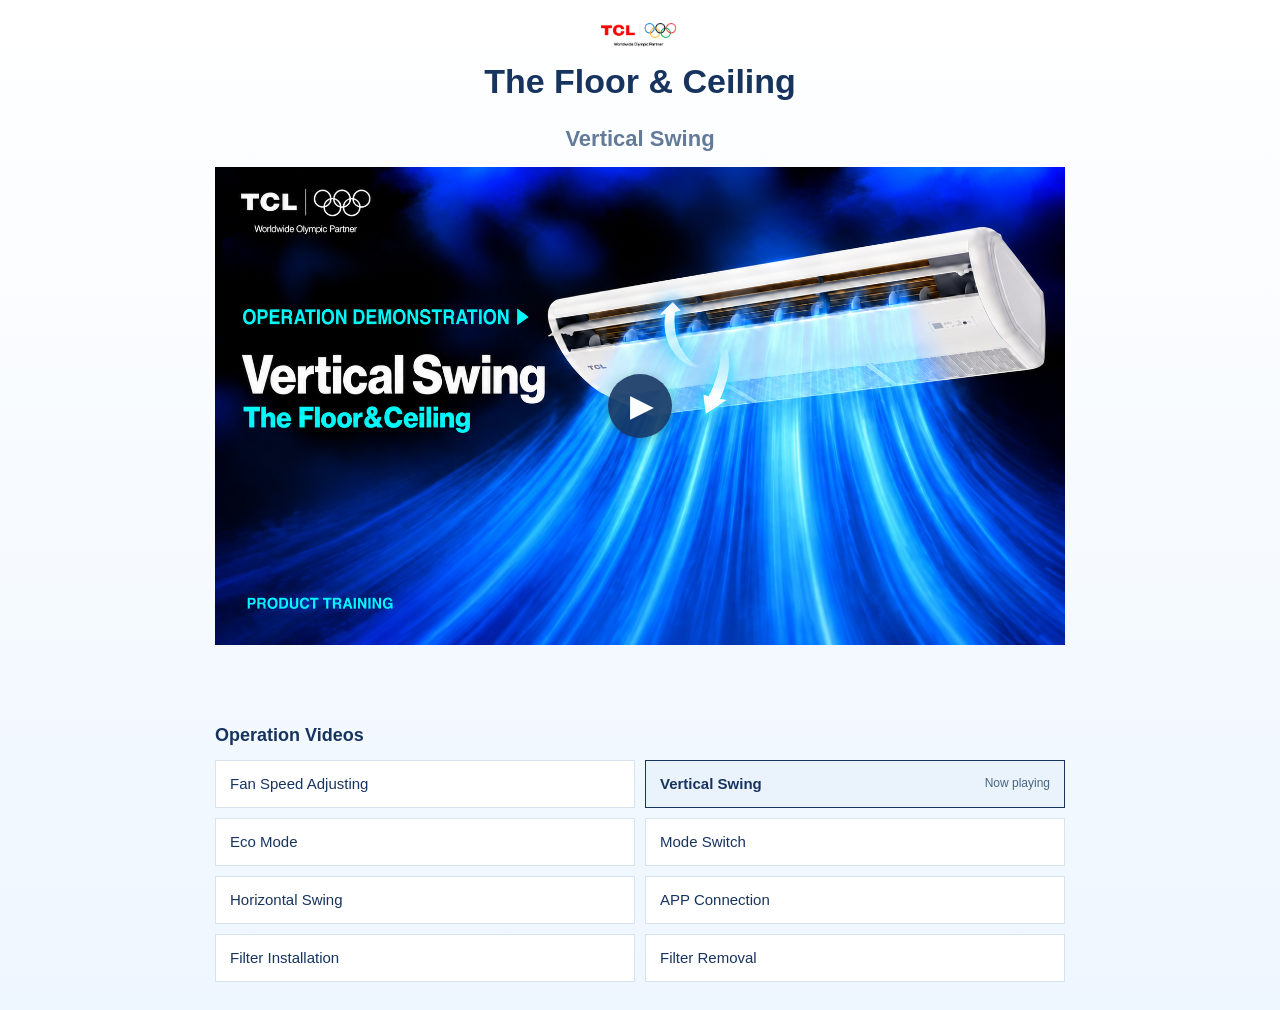
<file: vertical-swing/index.html>
<!DOCTYPE html>
<html lang="en">
<head>
<meta charset="UTF-8">
<meta name="viewport" content="width=device-width, initial-scale=1.0">

<title>The Floor &amp; Ceiling | Vertical Swing</title>

<style>
:root {
    --navy: #17345f;
    --blue-gray: #637b98;
}

* {
    margin: 0;
    padding: 0;
    box-sizing: border-box;
}

body {
    min-height: 100vh;
    display: flex;
    justify-content: center;
    align-items: center;
    background: linear-gradient(180deg, #ffffff 0%, #eef6ff 100%);
    font-family: Arial, Helvetica, sans-serif;
}

.container {
    width: 100%;
    max-width: 900px;
    text-align: center;
    padding: 20px;
}

.logo {
    width: 90px;
    margin-bottom: 8px;
}

h1 {
    color: var(--navy);
    font-size: 34px;
    font-weight: 700;
    margin-bottom: 25px;
}

.video-title {
    color: var(--blue-gray);
    font-size: 22px;
    font-weight: 600;
    margin-bottom: 15px;
}

.video-box {
    width: 90vw;
    max-width: 850px;
    aspect-ratio: 16 / 9;
    margin: 0 auto;
    position: relative;
    overflow: hidden;
    background: #081423;
}

video {
    width: 100%;
    height: 100%;
    object-fit: contain;
    display: block;
}

.preview-button {
    position: absolute;
    inset: 0;
    z-index: 3;
    width: 100%;
    height: 100%;
    display: flex;
    align-items: center;
    justify-content: center;
    padding: 0;
    border: 0;
    background: #081423;
    cursor: pointer;
}

.preview-button img {
    position: absolute;
    inset: 0;
    width: 100%;
    height: 100%;
    object-fit: contain;
}

.play-icon {
    position: relative;
    z-index: 1;
    width: 64px;
    height: 64px;
    display: flex;
    align-items: center;
    justify-content: center;
    padding-left: 4px;
    border-radius: 50%;
    background: rgba(23, 52, 95, 0.88);
    color: #fff;
    font-size: 31px;
    box-shadow: 0 2px 12px rgba(0, 0, 0, .2);
}

.preview-button[hidden],
.video-message[hidden] {
    display: none;
}

.video-message {
    position: absolute;
    inset: 0;
    z-index: 4;
    display: flex;
    flex-direction: column;
    align-items: center;
    justify-content: center;
    gap: 10px;
    padding: 18px;
    background: rgba(8, 20, 35, .9);
    color: #fff;
    font-size: 15px;
    text-align: center;
}

.video-message a {
    color: #afd8ff;
}

@media (max-width: 600px) {
    .container {
        padding: 15px;
    }

    .logo {
        width: 75px;
    }

    h1 {
        font-size: 26px;
        margin-bottom: 20px;
    }

    .video-title {
        font-size: 18px;
        margin-bottom: 12px;
    }

    .play-icon {
        width: 56px;
        height: 56px;
        font-size: 28px;
    }
}
</style>
<link rel="stylesheet" href="../assets/training-player.css">
</head>

<body>
<div class="container">

    <img
        class="logo"
        src="../brand-logo.png"
        alt="TCL Logo"
    >

    <h1>The Floor &amp; Ceiling</h1>

    <div class="video-title">Vertical Swing</div>

    <div class="video-box">

        <video
            id="trainingVideo"
            controls
            preload="auto"
            playsinline
            webkit-playsinline
        >
            <source src="verticalswing.mp4" type="video/mp4">
            Your browser does not support HTML video.
        </video>

        <button
            class="preview-button"
            id="previewButton"
            type="button"
            aria-label="Play Vertical Swing video"
        >
            <img
                src="preview-vertical-swing.jpg"
                alt="Vertical Swing video preview"
            >
            <span class="play-icon" aria-hidden="true">&#9654;</span>
        </button>

    </div>

    <div class="player-status-slot">
        <div class="player-status" id="videoMessage" hidden>
            <span id="messageText" role="status" aria-live="polite" aria-atomic="true"></span>
            <button id="retryButton" type="button" hidden>Reload video</button>
            <a id="directVideoLink" href="verticalswing.mp4" target="_blank" rel="noopener" hidden>Open MP4 directly</a>
        </div>
    </div>

    <nav class="video-directory" aria-label="Product video directory">
        <h2>Operation Videos</h2>
        <ul>
            <li><a href="../fan-speed/"><span>Fan Speed Adjusting</span></a></li>
            <li><a href="../vertical-swing/" aria-current="page"><span>Vertical Swing</span><span class="current-video-label">Now playing</span></a></li>
            <li><a href="../eco-mode/"><span>Eco Mode</span></a></li>
            <li><a href="../mode-switch/"><span>Mode Switch</span></a></li>
            <li><a href="../horizontal-swing/"><span>Horizontal Swing</span></a></li>
            <li><a href="../app-connect/"><span>APP Connection</span></a></li>
            <li><a href="../filter-installation/"><span>Filter Installation</span></a></li>
            <li><a href="../filter-removal/"><span>Filter Removal</span></a></li>
        </ul>
    </nav>

</div>



<script src="../assets/training-player.js" defer></script>
</body>
</html>
</file>
<file: assets/training-player.css>
.player-status-slot,
.video-directory {
    width: 90vw;
    max-width: 850px;
    margin: 0 auto;
}

.player-status-slot {
    min-height: 66px;
    padding-top: 12px;
}

.player-status {
    display: flex;
    flex-wrap: wrap;
    justify-content: center;
    align-items: center;
    gap: 10px 14px;
    padding: 12px;
    border: 1px solid #d7e3ef;
    background: #f3f8fd;
    color: #17345f;
    font-size: 14px;
    line-height: 1.5;
}

.player-status[hidden],
.player-status [hidden] {
    display: none;
}

.player-status button {
    padding: 8px 14px;
    border: 1px solid #17345f;
    border-radius: 0;
    background: #17345f;
    color: #fff;
    font: inherit;
    cursor: pointer;
    min-height: 44px;
}

.player-status a {
    color: #17345f;
    text-underline-offset: 3px;
}

.video-directory {
    padding: 12px 0 8px;
    text-align: left;
}

.video-directory h2 {
    margin: 0 0 12px;
    color: #17345f;
    font-size: 18px;
    line-height: 1.4;
    font-weight: 600;
}

.video-directory ul {
    display: grid;
    grid-template-columns: repeat(2, minmax(0, 1fr));
    gap: 10px;
    margin: 0;
    padding: 0;
    list-style: none;
}

.video-directory li {
    min-width: 0;
}

.video-directory a {
    display: flex;
    flex-wrap: wrap;
    align-items: center;
    justify-content: space-between;
    gap: 6px 12px;
    height: 100%;
    min-height: 48px;
    padding: 12px 14px;
    border: 1px solid #d7e3ef;
    background: #fff;
    color: #17345f;
    font-size: 15px;
    line-height: 1.45;
    text-decoration: none;
    overflow-wrap: anywhere;
}

.video-directory a:hover,
.video-directory a[aria-current="page"] {
    border-color: #17345f;
    background: #eaf3fc;
}

.video-directory a[aria-current="page"] {
    font-weight: 600;
}

.video-directory .current-video-label {
    color: #486580;
    font-size: 12px;
    font-weight: 400;
}

.player-status button:focus-visible,
.player-status a:focus-visible,
.video-directory a:focus-visible,
video:focus-visible {
    outline: 3px solid #1575c7;
    outline-offset: 3px;
}

@media (max-width: 600px) {
    .video-directory h2 { font-size: 17px; }
    .video-directory a { padding: 11px 12px; font-size: 14px; }
}

@media (max-width: 420px) {
    .video-directory ul { grid-template-columns: 1fr; }
}
</file>
